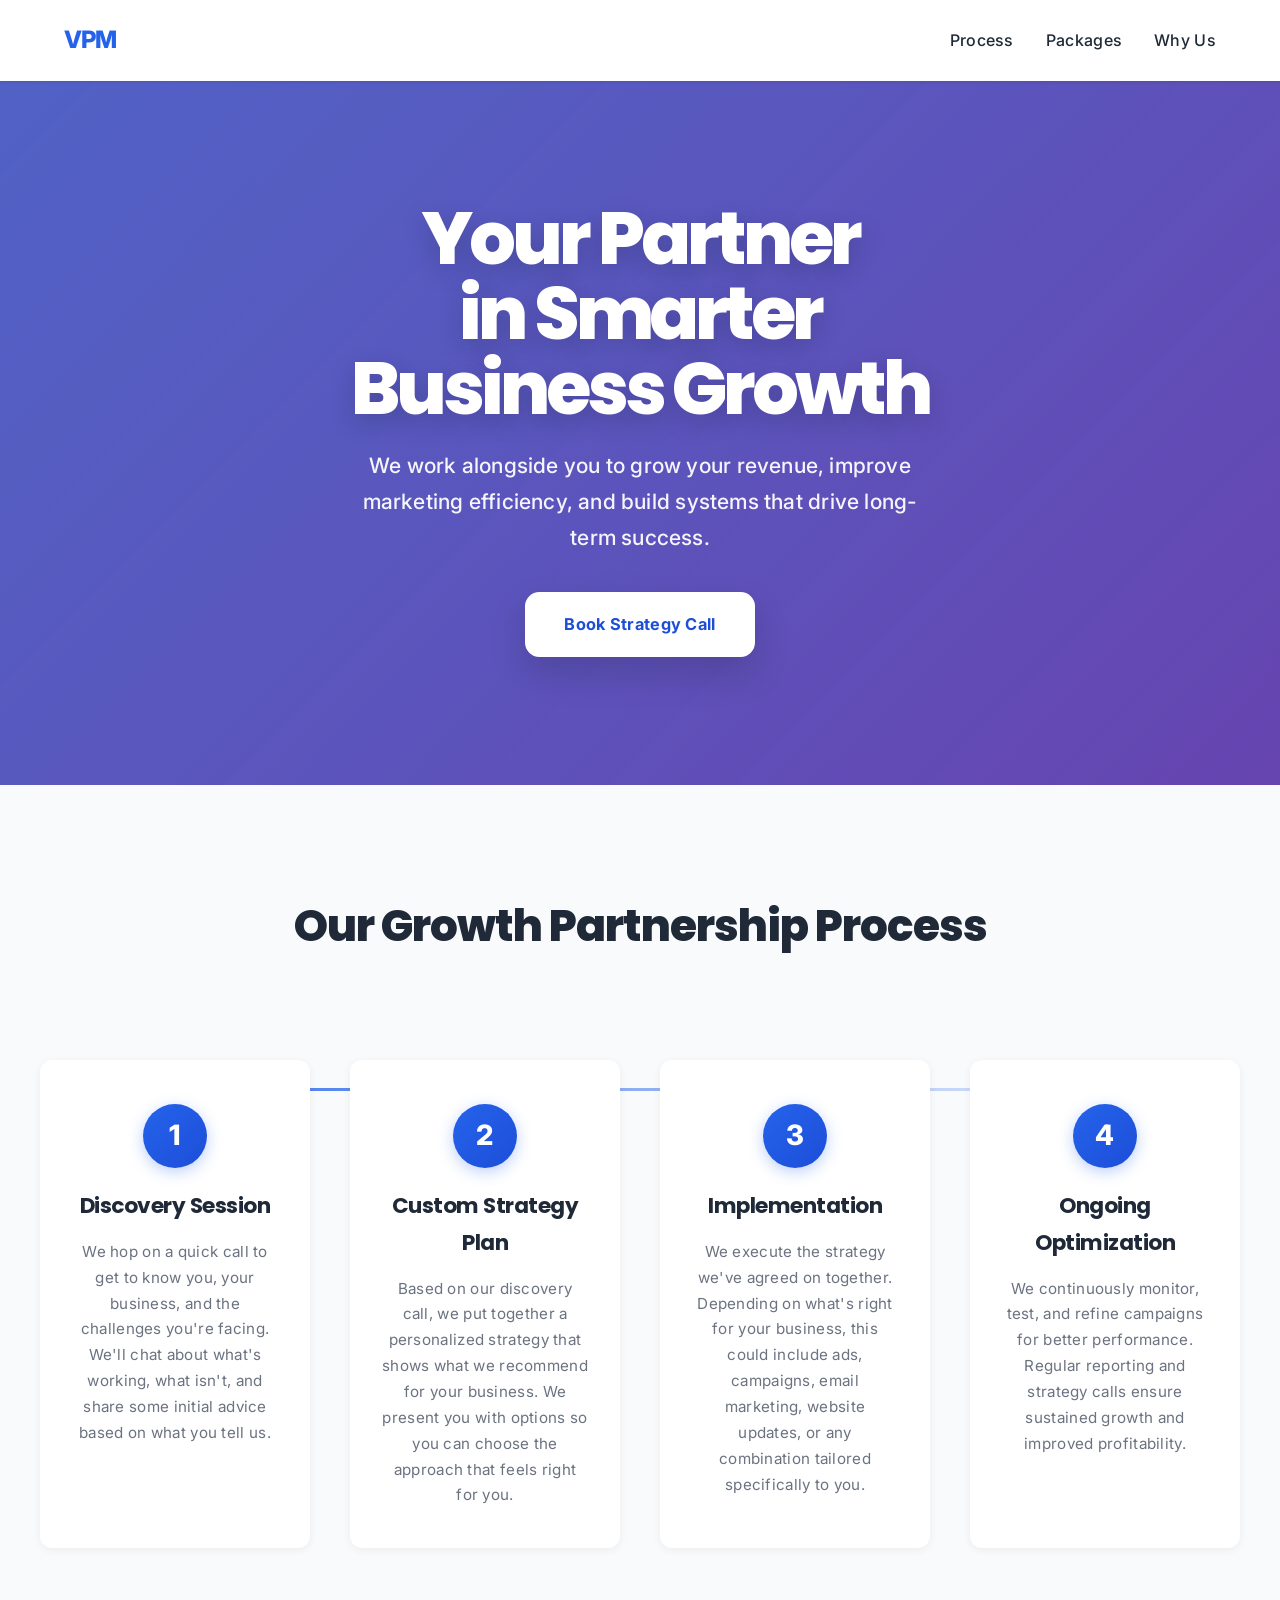
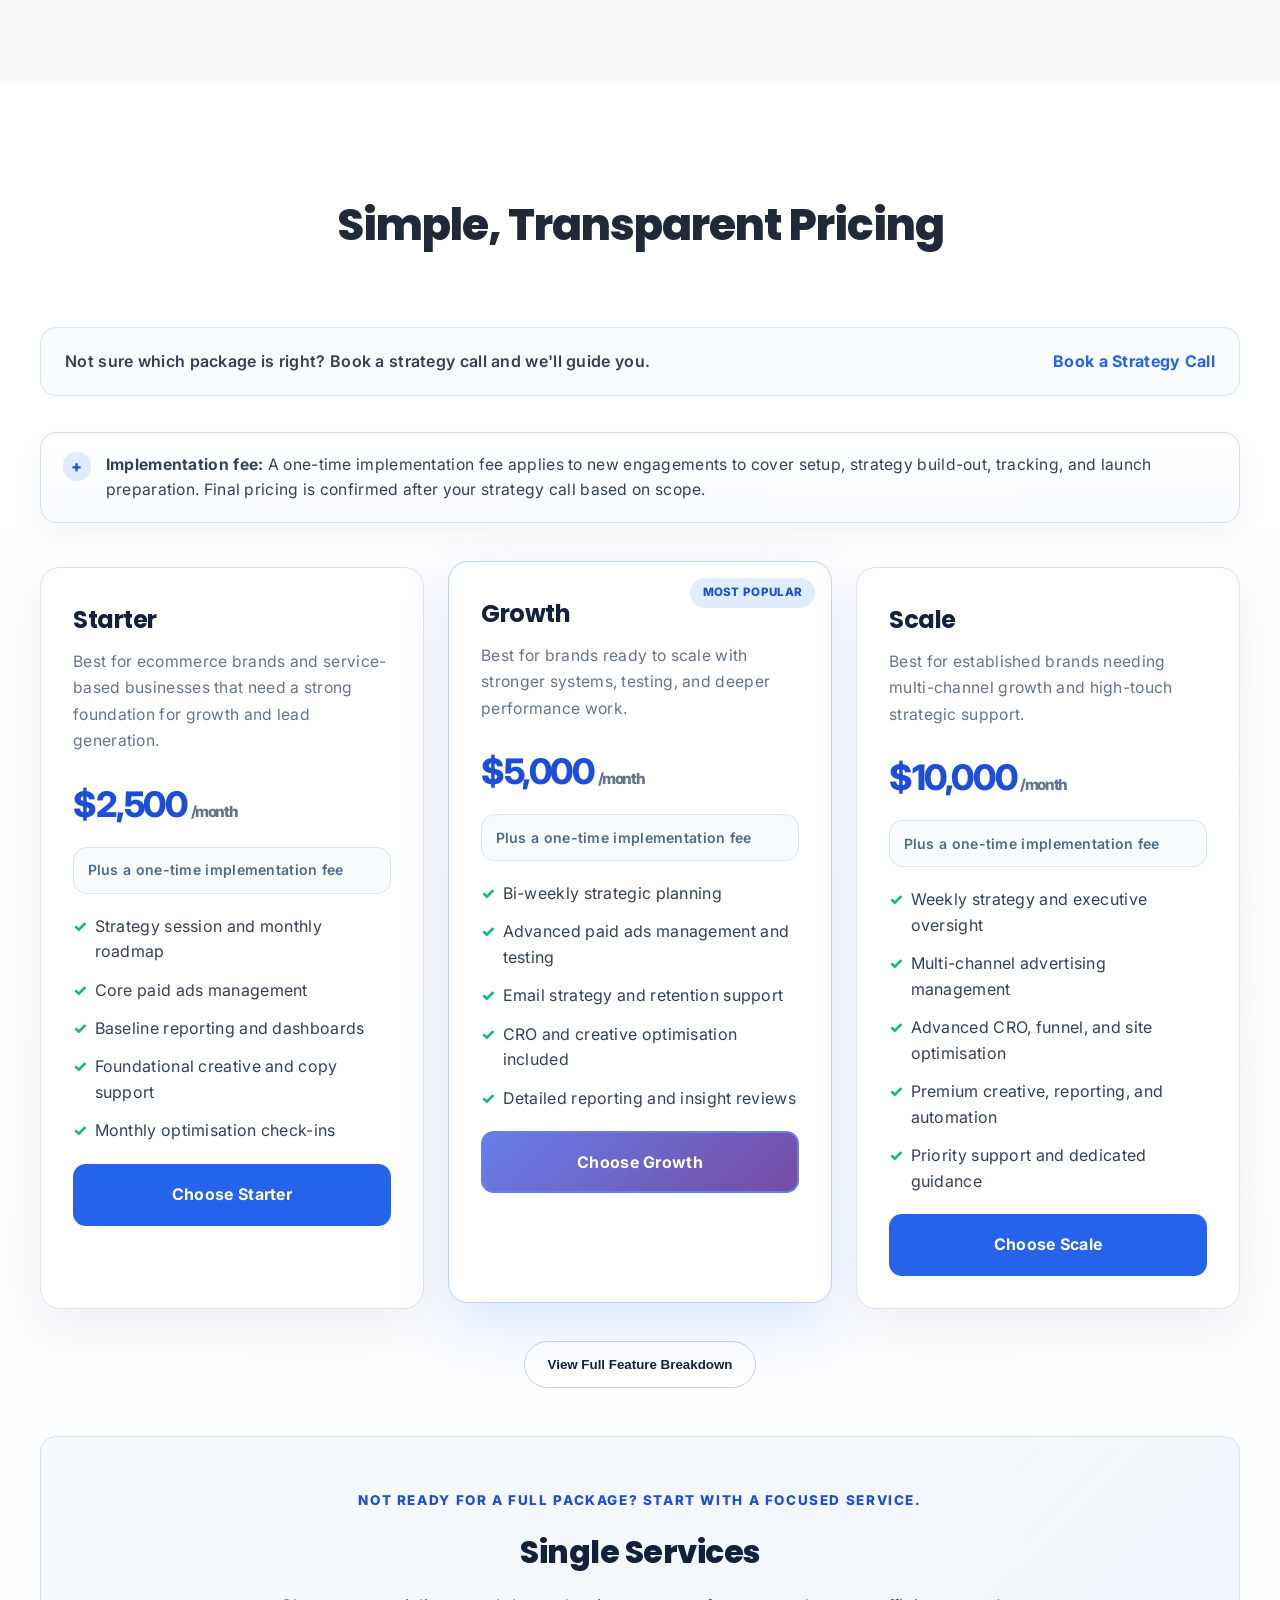
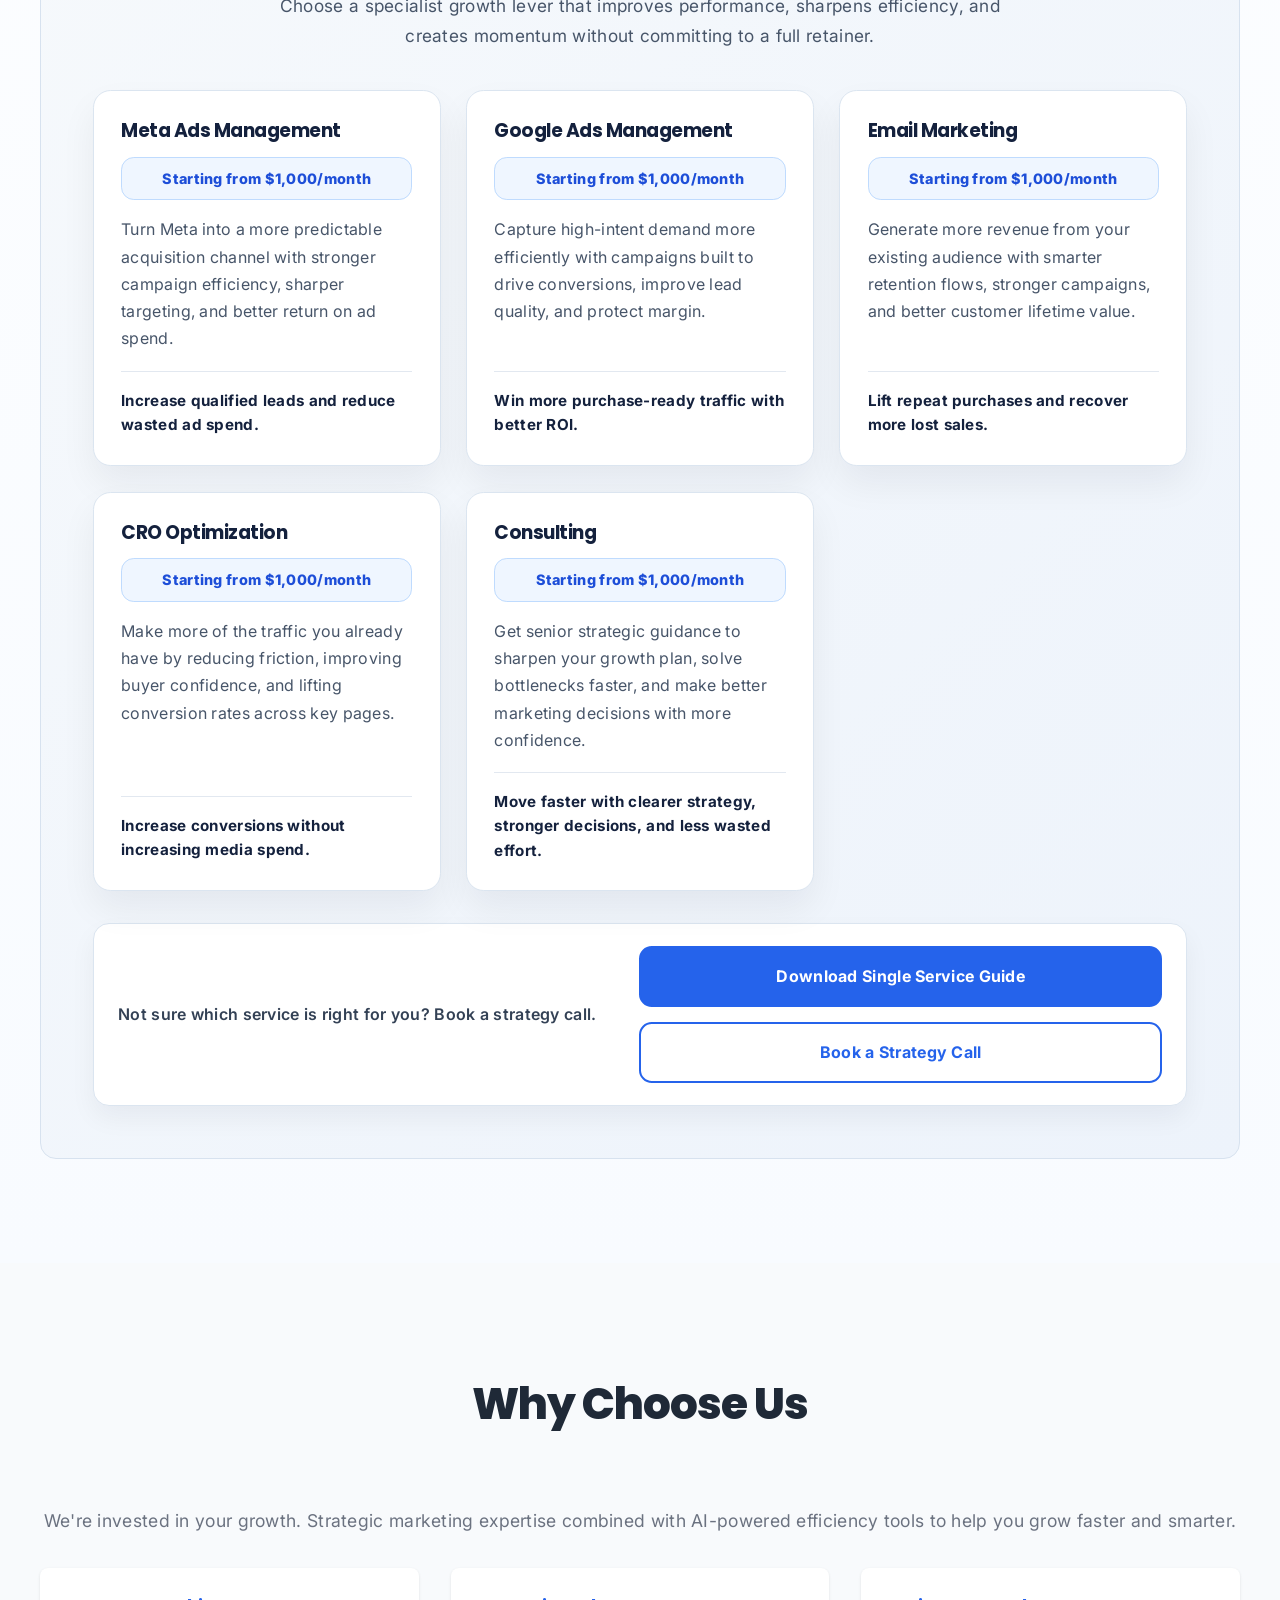
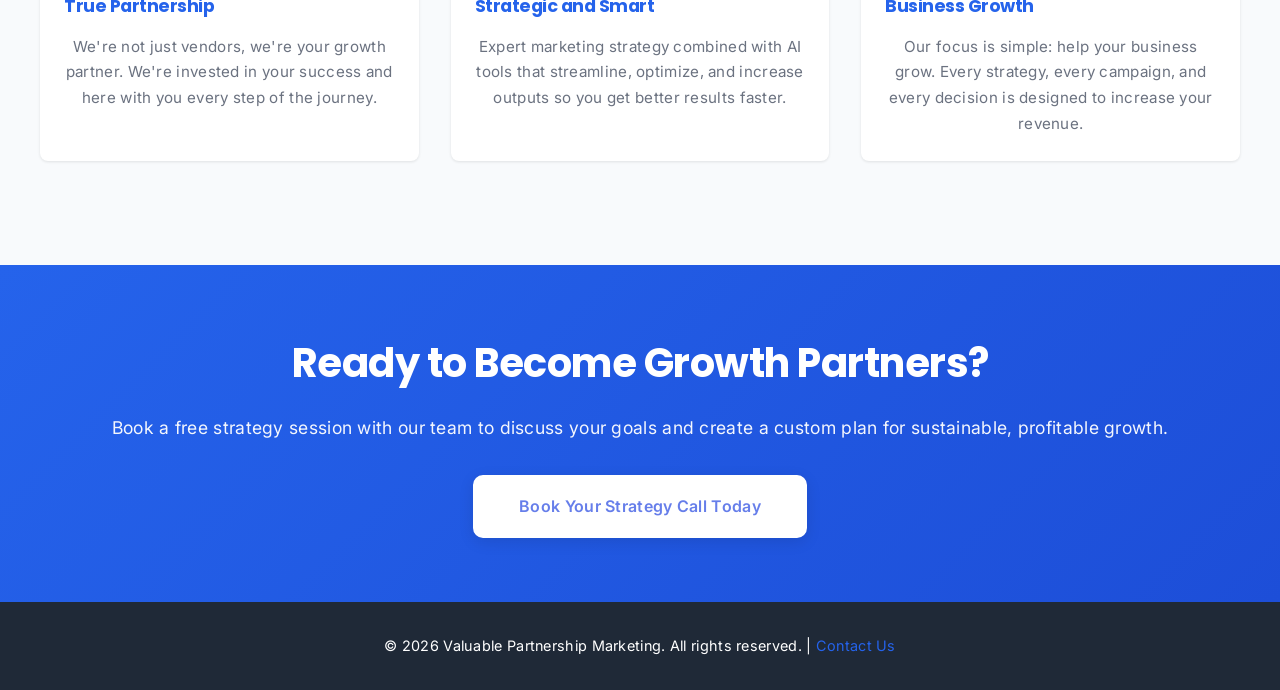
<file: index.html>
<!DOCTYPE html>
<html lang="en">
<head>
    <meta charset="UTF-8">
    <meta name="viewport" content="width=device-width, initial-scale=1.0">
    <title>Valuable Partnership Marketing - Growth Partner for Your Business</title>
    <link href="https://fonts.googleapis.com/css2?family=Inter:wght@400;500;600;700;800&family=Poppins:wght@600;700;800&display=swap" rel="stylesheet">
    <link rel="stylesheet" href="styles.css">
</head>
<body>
    <header>
        <nav>
            <div class="logo">VPM</div>
            <ul class="nav-links">
                <li><a href="#process">Process</a></li>
                <li><a href="#packages">Packages</a></li>
                <li><a href="#why">Why Us</a></li>
            </ul>
        </nav>
    </header>

    <section class="hero">
        <div class="hero-content">
            <h1 class="hero-title">Your Partner in Smarter Business Growth</h1>
            <p class="hero-subheadline">We work alongside you to grow your revenue, improve marketing efficiency, and build systems that drive long-term success.</p>
            <a href="#final-cta" class="cta-button hero-cta">Book Strategy Call</a>
        </div>
    </section>

    <section id="process" class="process">
        <div class="section-container">
            <h2 class="section-title">Our Growth Partnership Process</h2>
            <div class="process-grid">
                <div class="process-card">
                    <div class="process-number">1</div>
                    <h3>Discovery Session</h3>
                    <p>We hop on a quick call to get to know you, your business, and the challenges you're facing. We'll chat about what's working, what isn't, and share some initial advice based on what you tell us.</p>
                </div>
                <div class="process-card">
                    <div class="process-number">2</div>
                    <h3>Custom Strategy Plan</h3>
                    <p>Based on our discovery call, we put together a personalized strategy that shows what we recommend for your business. We present you with options so you can choose the approach that feels right for you.</p>
                </div>
                <div class="process-card">
                    <div class="process-number">3</div>
                    <h3>Implementation</h3>
                    <p>We execute the strategy we've agreed on together. Depending on what's right for your business, this could include ads, campaigns, email marketing, website updates, or any combination tailored specifically to you.</p>
                </div>
                <div class="process-card">
                    <div class="process-number">4</div>
                    <h3>Ongoing Optimization</h3>
                    <p>We continuously monitor, test, and refine campaigns for better performance. Regular reporting and strategy calls ensure sustained growth and improved profitability.</p>
                </div>
            </div>
        </div>
    </section>

    <section id="packages" class="packages">
        <div class="section-container">
            <h2 class="section-title">Simple, Transparent Pricing</h2>

            <div class="pricing-helper">
                <p>Not sure which package is right? Book a strategy call and we'll guide you.</p>
                <a href="#final-cta" class="pricing-helper-link">Book a Strategy Call</a>
            </div>

            <div class="implementation-note">
                <p><strong>Implementation fee:</strong> A one-time implementation fee applies to new engagements to cover setup, strategy build-out, tracking, and launch preparation. Final pricing is confirmed after your strategy call based on scope.</p>
            </div>

            <div class="pricing-overview">
                <article class="pricing-card">
                    <div class="pricing-card-header">
                        <h3>Starter</h3>
                        <p class="pricing-card-audience">Best for ecommerce brands and service-based businesses that need a strong foundation for growth and lead generation.</p>
                    </div>
                    <div class="pricing-card-price">$2,500<span>/month</span></div>
                    <p class="pricing-card-fee">Plus a one-time implementation fee</p>
                    <ul class="pricing-card-benefits">
                        <li>Strategy session and monthly roadmap</li>
                        <li>Core paid ads management</li>
                        <li>Baseline reporting and dashboards</li>
                        <li>Foundational creative and copy support</li>
                        <li>Monthly optimisation check-ins</li>
                    </ul>
                    <a href="#final-cta" class="package-cta">Choose Starter</a>
                </article>

                <article class="pricing-card pricing-card-featured">
                    <div class="pricing-badge">Most Popular</div>
                    <div class="pricing-card-header">
                        <h3>Growth</h3>
                        <p class="pricing-card-audience">Best for brands ready to scale with stronger systems, testing, and deeper performance work.</p>
                    </div>
                    <div class="pricing-card-price">$5,000<span>/month</span></div>
                    <p class="pricing-card-fee">Plus a one-time implementation fee</p>
                    <ul class="pricing-card-benefits">
                        <li>Bi-weekly strategic planning</li>
                        <li>Advanced paid ads management and testing</li>
                        <li>Email strategy and retention support</li>
                        <li>CRO and creative optimisation included</li>
                        <li>Detailed reporting and insight reviews</li>
                    </ul>
                    <a href="#final-cta" class="package-cta featured-cta">Choose Growth</a>
                </article>

                <article class="pricing-card">
                    <div class="pricing-card-header">
                        <h3>Scale</h3>
                        <p class="pricing-card-audience">Best for established brands needing multi-channel growth and high-touch strategic support.</p>
                    </div>
                    <div class="pricing-card-price">$10,000<span>/month</span></div>
                    <p class="pricing-card-fee">Plus a one-time implementation fee</p>
                    <ul class="pricing-card-benefits">
                        <li>Weekly strategy and executive oversight</li>
                        <li>Multi-channel advertising management</li>
                        <li>Advanced CRO, funnel, and site optimisation</li>
                        <li>Premium creative, reporting, and automation</li>
                        <li>Priority support and dedicated guidance</li>
                    </ul>
                    <a href="#final-cta" class="package-cta">Choose Scale</a>
                </article>
            </div>

            <div class="pricing-breakdown-toggle">
                <button type="button" class="breakdown-toggle-button" aria-expanded="false" aria-controls="pricing-breakdown">
                    View Full Feature Breakdown
                </button>
            </div>

            <div id="pricing-breakdown" class="pricing-breakdown" hidden>
                <div class="comparison-card">
                    <table class="comparison-table">
                        <thead>
                            <tr>
                                <th>Feature Breakdown</th>
                                <th>Starter</th>
                                <th>Growth</th>
                                <th>Scale</th>
                                <th>Custom</th>
                            </tr>
                        </thead>
                        <tbody>
                            <tr class="category-row">
                                <td colspan="5">Strategy</td>
                            </tr>
                            <tr>
                                <td><span class="feature-label">Discovery and planning</span><button type="button" class="info-dot" aria-label="Discovery and planning info" data-tooltip="Initial strategy workshop to align goals, priorities, offers, and channel focus.">i</button></td>
                                <td><span class="table-indicator table-check">✓</span></td>
                                <td><span class="table-indicator table-check">✓</span></td>
                                <td><span class="table-indicator table-check">✓</span></td>
                                <td><span class="table-indicator table-check">✓</span></td>
                            </tr>
                            <tr>
                                <td><span class="feature-label">Strategy cadence</span><button type="button" class="info-dot" aria-label="Strategy cadence info" data-tooltip="How often we meet to review performance, make decisions, and set the next actions.">i</button></td>
                                <td>Monthly</td>
                                <td>Bi-weekly</td>
                                <td>Weekly</td>
                                <td>Custom</td>
                            </tr>
                            <tr>
                                <td><span class="feature-label">Implementation fee</span><button type="button" class="info-dot" aria-label="Implementation fee info" data-tooltip="A one-time onboarding and implementation fee covering setup, strategy build-out, systems, tracking, and launch preparation.">i</button></td>
                                <td>One-time</td>
                                <td>One-time</td>
                                <td>One-time</td>
                                <td>Scope-based</td>
                            </tr>

                            <tr class="category-row">
                                <td colspan="5">Advertising</td>
                            </tr>
                            <tr>
                                <td><span class="feature-label">Meta or Google Ads</span><button type="button" class="info-dot" aria-label="Meta or Google Ads info" data-tooltip="Ongoing campaign management, optimisation, audience work, and budget allocation across paid media accounts.">i</button></td>
                                <td><span class="table-indicator table-check">✓</span></td>
                                <td><span class="table-indicator table-star">★</span> Advanced</td>
                                <td><span class="table-indicator table-star">★</span> Advanced</td>
                                <td>Custom</td>
                            </tr>
                            <tr>
                                <td><span class="feature-label">Multi-channel media</span><button type="button" class="info-dot" aria-label="Multi-channel media info" data-tooltip="Managing paid acquisition across multiple platforms such as Meta, Google, and other selected channels.">i</button></td>
                                <td><span class="table-indicator table-dash">-</span></td>
                                <td><span class="table-indicator table-dash">-</span></td>
                                <td><span class="table-indicator table-check">✓</span></td>
                                <td>Available</td>
                            </tr>
                            <tr>
                                <td><span class="feature-label">Creative and copy testing</span><button type="button" class="info-dot" aria-label="Creative and copy testing info" data-tooltip="Testing ad concepts, visuals, hooks, and messaging to improve click-through and conversion performance.">i</button></td>
                                <td>Core</td>
                                <td>Expanded</td>
                                <td>Premium</td>
                                <td>Custom</td>
                            </tr>

                            <tr class="category-row">
                                <td colspan="5">Optimization</td>
                            </tr>
                            <tr>
                                <td><span class="feature-label">CRO support</span><button type="button" class="info-dot" aria-label="CRO support info" data-tooltip="Conversion rate optimisation support to improve how efficiently traffic turns into leads or sales.">i</button></td>
                                <td>Audit</td>
                                <td><span class="table-indicator table-check">✓</span></td>
                                <td><span class="table-indicator table-star">★</span> Testing</td>
                                <td>Custom</td>
                            </tr>
                            <tr>
                                <td><span class="feature-label">Website or funnel improvements</span><button type="button" class="info-dot" aria-label="Website or funnel improvements info" data-tooltip="Landing page, funnel, and website updates designed to remove friction and improve conversion performance.">i</button></td>
                                <td><span class="table-indicator table-dash">-</span></td>
                                <td><span class="table-indicator table-check">✓</span></td>
                                <td>High-touch</td>
                                <td>Custom</td>
                            </tr>

                            <tr class="category-row">
                                <td colspan="5">Marketing Systems</td>
                            </tr>
                            <tr>
                                <td><span class="feature-label">Email marketing support</span><button type="button" class="info-dot" aria-label="Email marketing support info" data-tooltip="Campaign planning, automation guidance, and retention-focused email strategy for your customer base.">i</button></td>
                                <td>Basic</td>
                                <td>Strategy</td>
                                <td>Advanced</td>
                                <td>Custom</td>
                            </tr>
                            <tr>
                                <td><span class="feature-label">Reporting and dashboards</span><button type="button" class="info-dot" aria-label="Reporting and dashboards info" data-tooltip="Performance visibility through dashboards and reporting tailored to the level of package support.">i</button></td>
                                <td><span class="table-indicator table-check">✓</span></td>
                                <td><span class="table-indicator table-check">✓</span></td>
                                <td>Custom</td>
                                <td>Custom</td>
                            </tr>
                            <tr>
                                <td><span class="feature-label">Automation opportunities</span><button type="button" class="info-dot" aria-label="Automation opportunities info" data-tooltip="Identifying and implementing systems that reduce manual work and improve marketing efficiency.">i</button></td>
                                <td><span class="table-indicator table-check">✓</span></td>
                                <td><span class="table-indicator table-check">✓</span></td>
                                <td>Advanced</td>
                                <td>Custom</td>
                            </tr>

                            <tr class="category-row">
                                <td colspan="5">Support</td>
                            </tr>
                            <tr>
                                <td><span class="feature-label">Support level</span><button type="button" class="info-dot" aria-label="Support level info" data-tooltip="Your communication access and response priority based on the package you choose.">i</button></td>
                                <td>Email</td>
                                <td>Email + WhatsApp</td>
                                <td>Monthly call + WhatsApp</td>
                                <td>Custom</td>
                            </tr>
                        </tbody>
                    </table>
                </div>
            </div>

            <div class="single-services-section">
                <div class="single-services-header">
                    <p class="single-services-kicker">Not ready for a full package? Start with a focused service.</p>
                    <h3 class="services-title">Single Services</h3>
                    <p class="services-subtitle">Choose a specialist growth lever that improves performance, sharpens efficiency, and creates momentum without committing to a full retainer.</p>
                </div>

                <div class="single-services-grid">
                    <article class="single-service-card">
                        <div class="single-service-top">
                            <h4>Meta Ads Management</h4>
                            <span class="single-service-price">Starting from $1,000/month</span>
                        </div>
                        <p>Turn Meta into a more predictable acquisition channel with stronger campaign efficiency, sharper targeting, and better return on ad spend.</p>
                        <span class="single-service-benefit">Increase qualified leads and reduce wasted ad spend.</span>
                    </article>
                    <article class="single-service-card">
                        <div class="single-service-top">
                            <h4>Google Ads Management</h4>
                            <span class="single-service-price">Starting from $1,000/month</span>
                        </div>
                        <p>Capture high-intent demand more efficiently with campaigns built to drive conversions, improve lead quality, and protect margin.</p>
                        <span class="single-service-benefit">Win more purchase-ready traffic with better ROI.</span>
                    </article>
                    <article class="single-service-card">
                        <div class="single-service-top">
                            <h4>Email Marketing</h4>
                            <span class="single-service-price">Starting from $1,000/month</span>
                        </div>
                        <p>Generate more revenue from your existing audience with smarter retention flows, stronger campaigns, and better customer lifetime value.</p>
                        <span class="single-service-benefit">Lift repeat purchases and recover more lost sales.</span>
                    </article>
                    <article class="single-service-card">
                        <div class="single-service-top">
                            <h4>CRO Optimization</h4>
                            <span class="single-service-price">Starting from $1,000/month</span>
                        </div>
                        <p>Make more of the traffic you already have by reducing friction, improving buyer confidence, and lifting conversion rates across key pages.</p>
                        <span class="single-service-benefit">Increase conversions without increasing media spend.</span>
                    </article>
                    <article class="single-service-card">
                        <div class="single-service-top">
                            <h4>Consulting</h4>
                            <span class="single-service-price">Starting from $1,000/month</span>
                        </div>
                        <p>Get senior strategic guidance to sharpen your growth plan, solve bottlenecks faster, and make better marketing decisions with more confidence.</p>
                        <span class="single-service-benefit">Move faster with clearer strategy, stronger decisions, and less wasted effort.</span>
                    </article>
                </div>

                <div class="single-services-cta">
                    <p>Not sure which service is right for you? Book a strategy call.</p>
                    <div class="single-services-cta-actions">
                        <a href="service-guide.pdf" class="package-cta" target="_blank" rel="noopener noreferrer">Download Single Service Guide</a>
                        <a href="#final-cta" class="package-cta package-cta-secondary">Book a Strategy Call</a>
                    </div>
                </div>
            </div>
        </div>
    </section>

    <section id="why" class="why-choose-us">
        <div class="section-container">
            <h2 class="section-title">Why Choose Us</h2>
            <p>We're invested in your growth. Strategic marketing expertise combined with AI-powered efficiency tools to help you grow faster and smarter.</p>
            <div class="benefits-list">
                <div class="benefit-item">
                    <h4>True Partnership</h4>
                    <p>We're not just vendors, we're your growth partner. We're invested in your success and here with you every step of the journey.</p>
                </div>
                <div class="benefit-item">
                    <h4>Strategic and Smart</h4>
                    <p>Expert marketing strategy combined with AI tools that streamline, optimize, and increase outputs so you get better results faster.</p>
                </div>
                <div class="benefit-item">
                    <h4>Business Growth</h4>
                    <p>Our focus is simple: help your business grow. Every strategy, every campaign, and every decision is designed to increase your revenue.</p>
                </div>
            </div>
        </div>
    </section>

    <section id="final-cta" class="final-cta">
        <div class="section-container">
            <h2>Ready to Become Growth Partners?</h2>
            <p>Book a free strategy session with our team to discuss your goals and create a custom plan for sustainable, profitable growth.</p>
            <a href="mailto:hello@valuablepartnershipmarketing.com" class="cta-button">Book Your Strategy Call Today</a>
        </div>
    </section>

    <footer>
        <p>&copy; 2026 Valuable Partnership Marketing. All rights reserved. | <a href="mailto:hello@valuablepartnershipmarketing.com">Contact Us</a></p>
    </footer>

    <!-- Publish trigger: 2026-03-17 -->
    <script src="script.js"></script>
</body>
</html>
</file>
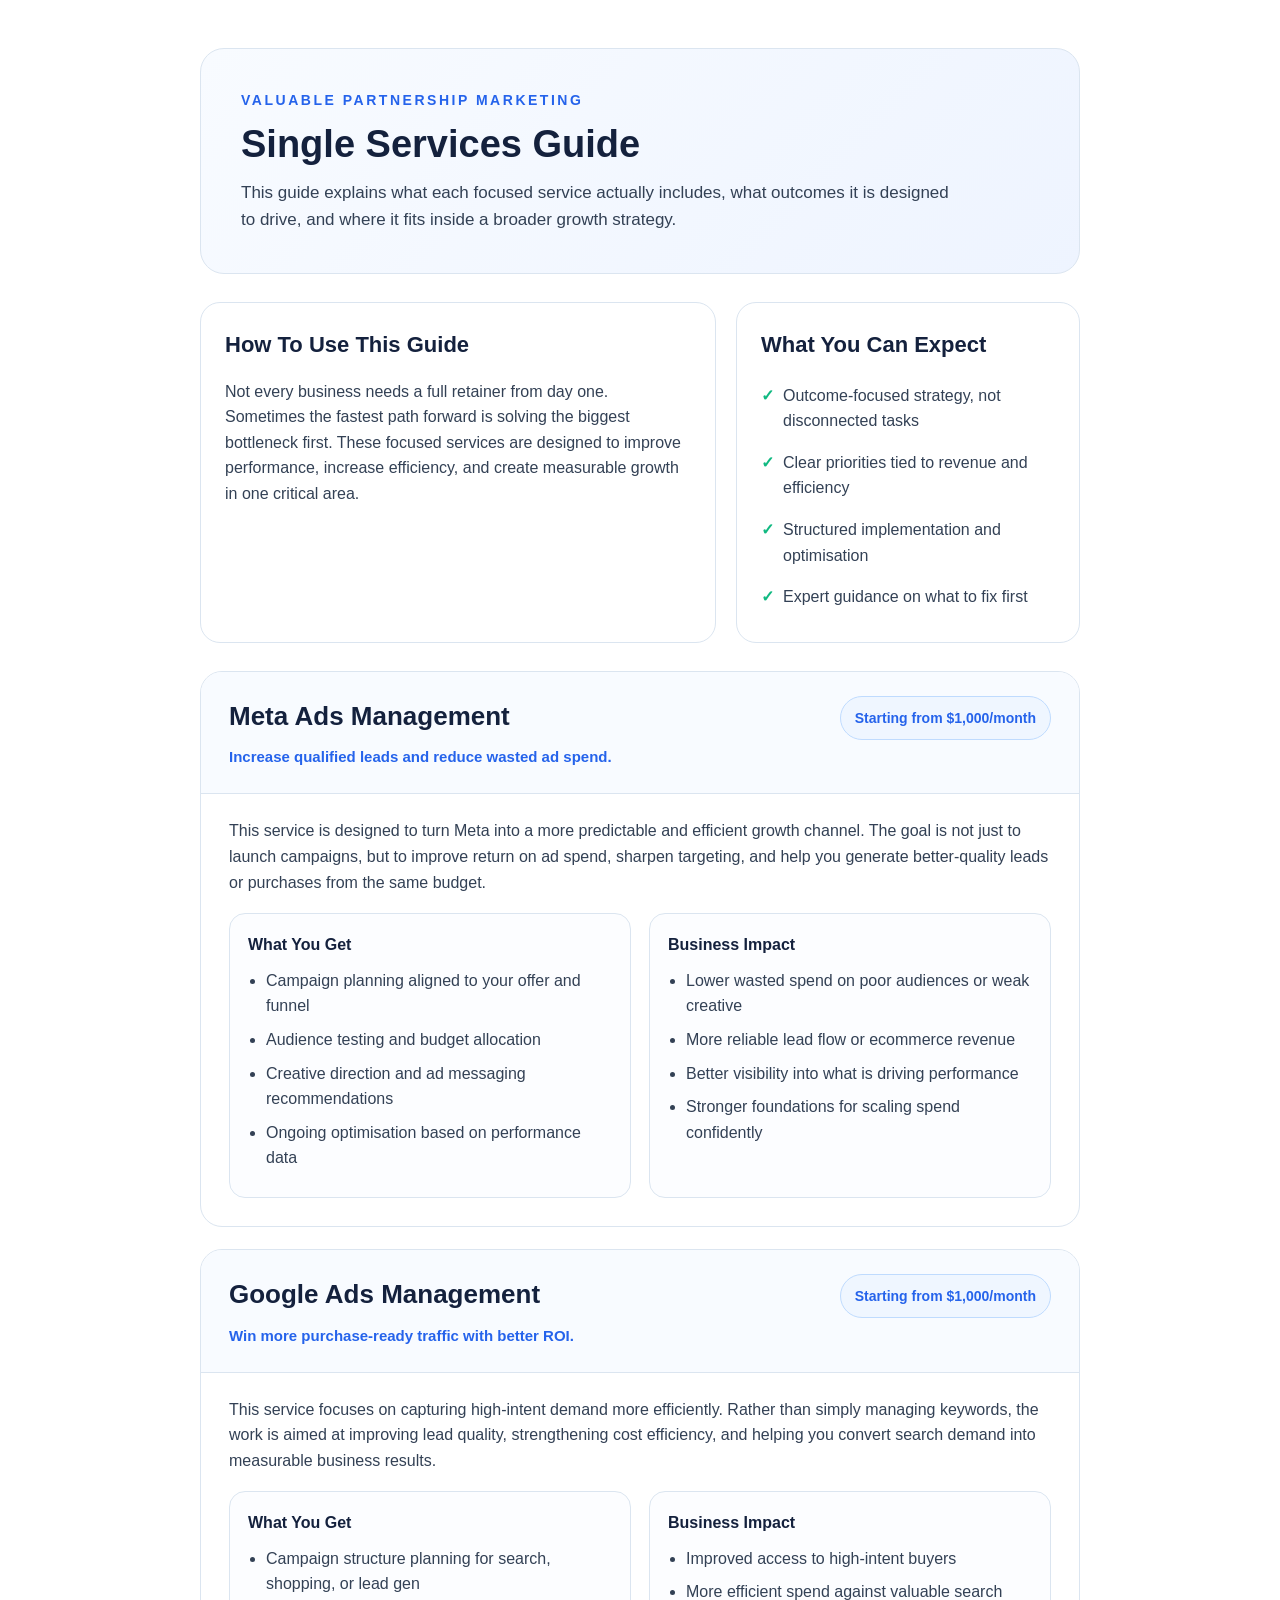
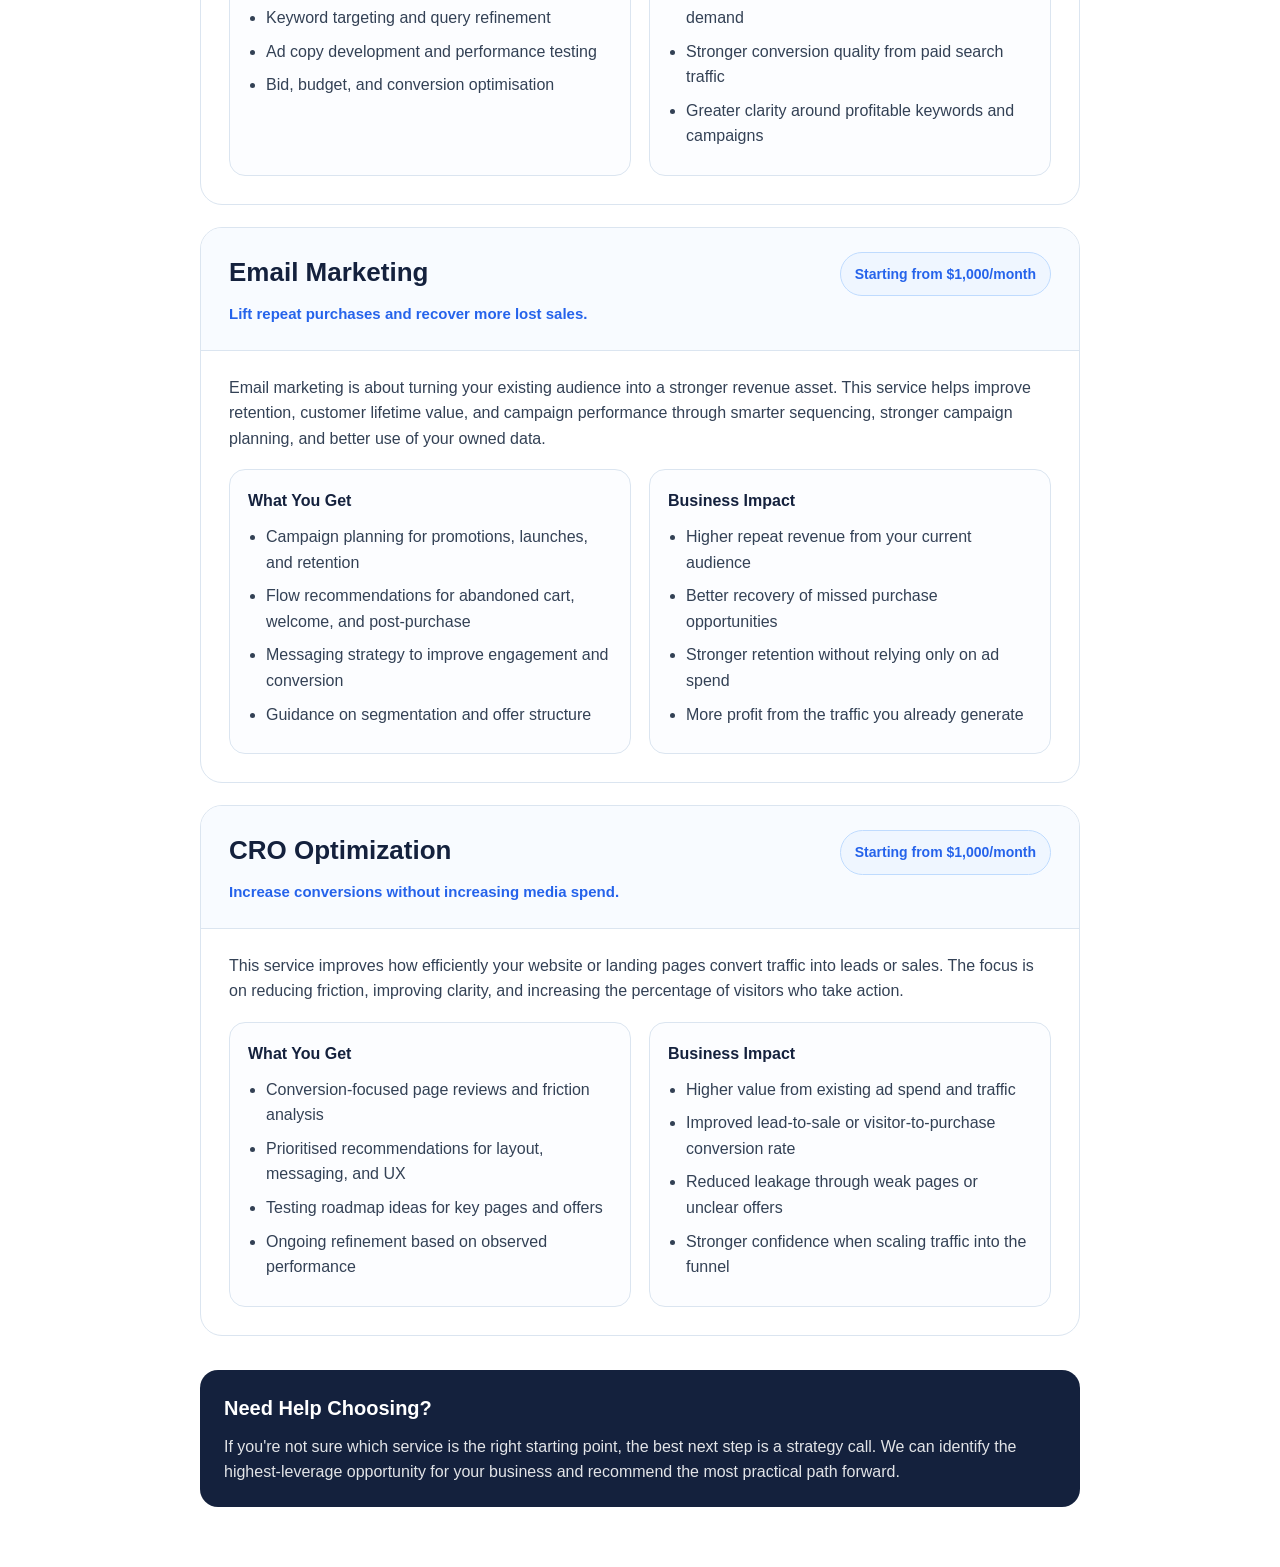
<file: service-guide.html>
<!DOCTYPE html>
<html lang="en">
<head>
    <meta charset="UTF-8">
    <meta name="viewport" content="width=device-width, initial-scale=1.0">
    <title>VPM Single Services Guide</title>
    <style>
        * {
            box-sizing: border-box;
        }

        :root {
            --navy: #14213d;
            --blue: #2563eb;
            --blue-soft: #eff6ff;
            --text: #334155;
            --muted: #64748b;
            --border: #dbe5f0;
            --bg: #f8fbff;
            --success: #10b981;
        }

        body {
            margin: 0;
            font-family: Arial, Helvetica, sans-serif;
            color: var(--text);
            background: white;
            line-height: 1.6;
        }

        .page {
            max-width: 960px;
            margin: 0 auto;
            padding: 48px 40px 60px;
        }

        .hero {
            padding: 40px;
            border: 1px solid var(--border);
            border-radius: 24px;
            background: linear-gradient(135deg, #f8fbff 0%, #eef4ff 100%);
            margin-bottom: 28px;
        }

        .brand {
            font-size: 14px;
            font-weight: 700;
            letter-spacing: 0.18em;
            text-transform: uppercase;
            color: var(--blue);
            margin-bottom: 12px;
        }

        h1 {
            margin: 0 0 12px;
            color: var(--navy);
            font-size: 38px;
            line-height: 1.15;
        }

        .hero p {
            margin: 0;
            font-size: 17px;
            color: var(--text);
            max-width: 720px;
        }

        .intro-grid {
            display: grid;
            grid-template-columns: 1.2fr 0.8fr;
            gap: 20px;
            margin-bottom: 28px;
        }

        .intro-card,
        .summary-card {
            border: 1px solid var(--border);
            border-radius: 20px;
            padding: 24px;
            background: white;
        }

        .intro-card h2,
        .summary-card h2 {
            margin: 0 0 12px;
            color: var(--navy);
            font-size: 22px;
        }

        .summary-list {
            margin: 0;
            padding: 0;
            list-style: none;
        }

        .summary-list li {
            padding: 8px 0 8px 22px;
            position: relative;
        }

        .summary-list li::before {
            content: "✓";
            position: absolute;
            left: 0;
            color: var(--success);
            font-weight: 700;
        }

        .service-section {
            margin-bottom: 22px;
            border: 1px solid var(--border);
            border-radius: 22px;
            overflow: hidden;
            background: white;
        }

        .service-header {
            display: flex;
            justify-content: space-between;
            align-items: flex-start;
            gap: 20px;
            padding: 24px 28px;
            background: var(--bg);
            border-bottom: 1px solid var(--border);
        }

        .service-title-block h3 {
            margin: 0 0 8px;
            color: var(--navy);
            font-size: 26px;
        }

        .service-benefit {
            margin: 0;
            color: var(--blue);
            font-weight: 700;
            font-size: 15px;
        }

        .service-price {
            flex-shrink: 0;
            padding: 10px 14px;
            border-radius: 999px;
            border: 1px solid #bfdbfe;
            background: var(--blue-soft);
            color: var(--blue);
            font-weight: 700;
            font-size: 14px;
            text-align: center;
        }

        .service-body {
            padding: 24px 28px 28px;
        }

        .service-body p {
            margin-top: 0;
        }

        .detail-grid {
            display: grid;
            grid-template-columns: 1fr 1fr;
            gap: 18px;
            margin-top: 18px;
        }

        .detail-card {
            padding: 18px;
            border: 1px solid var(--border);
            border-radius: 16px;
            background: #fcfdff;
        }

        .detail-card h4 {
            margin: 0 0 10px;
            color: var(--navy);
            font-size: 16px;
        }

        .detail-card ul {
            margin: 0;
            padding-left: 18px;
        }

        .detail-card li {
            margin-bottom: 8px;
        }

        .footer-note {
            margin-top: 34px;
            padding: 22px 24px;
            border-radius: 18px;
            background: #14213d;
            color: white;
        }

        .footer-note h3 {
            margin: 0 0 10px;
            font-size: 20px;
        }

        .footer-note p {
            margin: 0;
            color: rgba(255, 255, 255, 0.88);
        }

        @media print {
            .page {
                padding: 24px;
            }
        }
    </style>
</head>
<body>
    <main class="page">
        <section class="hero">
            <div class="brand">Valuable Partnership Marketing</div>
            <h1>Single Services Guide</h1>
            <p>This guide explains what each focused service actually includes, what outcomes it is designed to drive, and where it fits inside a broader growth strategy.</p>
        </section>

        <section class="intro-grid">
            <div class="intro-card">
                <h2>How To Use This Guide</h2>
                <p>Not every business needs a full retainer from day one. Sometimes the fastest path forward is solving the biggest bottleneck first. These focused services are designed to improve performance, increase efficiency, and create measurable growth in one critical area.</p>
            </div>
            <div class="summary-card">
                <h2>What You Can Expect</h2>
                <ul class="summary-list">
                    <li>Outcome-focused strategy, not disconnected tasks</li>
                    <li>Clear priorities tied to revenue and efficiency</li>
                    <li>Structured implementation and optimisation</li>
                    <li>Expert guidance on what to fix first</li>
                </ul>
            </div>
        </section>

        <section class="service-section">
            <div class="service-header">
                <div class="service-title-block">
                    <h3>Meta Ads Management</h3>
                    <p class="service-benefit">Increase qualified leads and reduce wasted ad spend.</p>
                </div>
                <div class="service-price">Starting from $1,000/month</div>
            </div>
            <div class="service-body">
                <p>This service is designed to turn Meta into a more predictable and efficient growth channel. The goal is not just to launch campaigns, but to improve return on ad spend, sharpen targeting, and help you generate better-quality leads or purchases from the same budget.</p>
                <div class="detail-grid">
                    <div class="detail-card">
                        <h4>What You Get</h4>
                        <ul>
                            <li>Campaign planning aligned to your offer and funnel</li>
                            <li>Audience testing and budget allocation</li>
                            <li>Creative direction and ad messaging recommendations</li>
                            <li>Ongoing optimisation based on performance data</li>
                        </ul>
                    </div>
                    <div class="detail-card">
                        <h4>Business Impact</h4>
                        <ul>
                            <li>Lower wasted spend on poor audiences or weak creative</li>
                            <li>More reliable lead flow or ecommerce revenue</li>
                            <li>Better visibility into what is driving performance</li>
                            <li>Stronger foundations for scaling spend confidently</li>
                        </ul>
                    </div>
                </div>
            </div>
        </section>

        <section class="service-section">
            <div class="service-header">
                <div class="service-title-block">
                    <h3>Google Ads Management</h3>
                    <p class="service-benefit">Win more purchase-ready traffic with better ROI.</p>
                </div>
                <div class="service-price">Starting from $1,000/month</div>
            </div>
            <div class="service-body">
                <p>This service focuses on capturing high-intent demand more efficiently. Rather than simply managing keywords, the work is aimed at improving lead quality, strengthening cost efficiency, and helping you convert search demand into measurable business results.</p>
                <div class="detail-grid">
                    <div class="detail-card">
                        <h4>What You Get</h4>
                        <ul>
                            <li>Campaign structure planning for search, shopping, or lead gen</li>
                            <li>Keyword targeting and query refinement</li>
                            <li>Ad copy development and performance testing</li>
                            <li>Bid, budget, and conversion optimisation</li>
                        </ul>
                    </div>
                    <div class="detail-card">
                        <h4>Business Impact</h4>
                        <ul>
                            <li>Improved access to high-intent buyers</li>
                            <li>More efficient spend against valuable search demand</li>
                            <li>Stronger conversion quality from paid search traffic</li>
                            <li>Greater clarity around profitable keywords and campaigns</li>
                        </ul>
                    </div>
                </div>
            </div>
        </section>

        <section class="service-section">
            <div class="service-header">
                <div class="service-title-block">
                    <h3>Email Marketing</h3>
                    <p class="service-benefit">Lift repeat purchases and recover more lost sales.</p>
                </div>
                <div class="service-price">Starting from $1,000/month</div>
            </div>
            <div class="service-body">
                <p>Email marketing is about turning your existing audience into a stronger revenue asset. This service helps improve retention, customer lifetime value, and campaign performance through smarter sequencing, stronger campaign planning, and better use of your owned data.</p>
                <div class="detail-grid">
                    <div class="detail-card">
                        <h4>What You Get</h4>
                        <ul>
                            <li>Campaign planning for promotions, launches, and retention</li>
                            <li>Flow recommendations for abandoned cart, welcome, and post-purchase</li>
                            <li>Messaging strategy to improve engagement and conversion</li>
                            <li>Guidance on segmentation and offer structure</li>
                        </ul>
                    </div>
                    <div class="detail-card">
                        <h4>Business Impact</h4>
                        <ul>
                            <li>Higher repeat revenue from your current audience</li>
                            <li>Better recovery of missed purchase opportunities</li>
                            <li>Stronger retention without relying only on ad spend</li>
                            <li>More profit from the traffic you already generate</li>
                        </ul>
                    </div>
                </div>
            </div>
        </section>

        <section class="service-section">
            <div class="service-header">
                <div class="service-title-block">
                    <h3>CRO Optimization</h3>
                    <p class="service-benefit">Increase conversions without increasing media spend.</p>
                </div>
                <div class="service-price">Starting from $1,000/month</div>
            </div>
            <div class="service-body">
                <p>This service improves how efficiently your website or landing pages convert traffic into leads or sales. The focus is on reducing friction, improving clarity, and increasing the percentage of visitors who take action.</p>
                <div class="detail-grid">
                    <div class="detail-card">
                        <h4>What You Get</h4>
                        <ul>
                            <li>Conversion-focused page reviews and friction analysis</li>
                            <li>Prioritised recommendations for layout, messaging, and UX</li>
                            <li>Testing roadmap ideas for key pages and offers</li>
                            <li>Ongoing refinement based on observed performance</li>
                        </ul>
                    </div>
                    <div class="detail-card">
                        <h4>Business Impact</h4>
                        <ul>
                            <li>Higher value from existing ad spend and traffic</li>
                            <li>Improved lead-to-sale or visitor-to-purchase conversion rate</li>
                            <li>Reduced leakage through weak pages or unclear offers</li>
                            <li>Stronger confidence when scaling traffic into the funnel</li>
                        </ul>
                    </div>
                </div>
            </div>
        </section>

        <section class="footer-note">
            <h3>Need Help Choosing?</h3>
            <p>If you're not sure which service is the right starting point, the best next step is a strategy call. We can identify the highest-leverage opportunity for your business and recommend the most practical path forward.</p>
        </section>
    </main>
</body>
</html>
</file>
<file: styles.css>
* {
    margin: 0;
    padding: 0;
    box-sizing: border-box;
}

:root {
    --primary-color: #2563eb;
    --primary-dark: #1d4ed8;
    --primary-light: #dbeafe;
    --secondary-color: #f8fafc;
    --text-dark: #1f2937;
    --text-light: #6b7280;
    --border-color: #e5e7eb;
    --success-color: #10b981;
}

html {
    scroll-behavior: smooth;
}

body {
    font-family: 'Inter', -apple-system, BlinkMacSystemFont, 'Segoe UI', Roboto, 'Helvetica Neue', Arial, sans-serif;
    color: var(--text-dark);
    line-height: 1.7;
    background-color: #ffffff;
    letter-spacing: 0.3px;
}

h1, h2, h3, h4, h5, h6 {
    font-family: 'Poppins', -apple-system, BlinkMacSystemFont, 'Segoe UI', Roboto, sans-serif;
    font-weight: 700;
    letter-spacing: -0.5px;
}

/* Header & Navigation */
header {
    background-color: #ffffff;
    box-shadow: 0 1px 3px rgba(0, 0, 0, 0.1);
    position: sticky;
    top: 0;
    z-index: 100;
}

nav {
    max-width: 1200px;
    margin: 0 auto;
    padding: 1.25rem 1.5rem;
    display: flex;
    justify-content: space-between;
    align-items: center;
}

.logo {
    font-size: 1.5rem;
    font-weight: 800;
    color: var(--primary-color);
    letter-spacing: -1px;
}

.nav-links {
    display: flex;
    gap: 2rem;
    list-style: none;
}

.nav-links a {
    text-decoration: none;
    color: var(--text-dark);
    font-weight: 500;
    transition: color 0.3s ease;
}

.nav-links a:hover {
    color: var(--primary-color);
}

/* Hero Section */
.hero {
    background:
        linear-gradient(135deg, rgba(17, 24, 39, 0.18) 0%, rgba(17, 24, 39, 0.06) 100%),
        linear-gradient(135deg, #5f72e8 0%, #6c47b8 100%);
    color: white;
    padding: 7.5rem 1.5rem 8rem;
    text-align: center;
}

.hero-content {
    max-width: 760px;
    margin: 0 auto;
}

.hero-title {
    max-width: 13ch;
    margin: 0 auto 1.4rem;
    font-size: clamp(3rem, 6vw, 4.6rem);
    font-weight: 800;
    line-height: 1.02;
    letter-spacing: -0.055em;
    text-wrap: balance;
    text-shadow: 0 8px 24px rgba(17, 24, 39, 0.2);
}

.hero-subheadline {
    max-width: 620px;
    margin: 0 auto 2.25rem;
    font-size: clamp(1.08rem, 2vw, 1.32rem);
    font-weight: 500;
    color: rgba(255, 255, 255, 0.94);
    line-height: 1.7;
    letter-spacing: 0.01em;
    text-wrap: pretty;
}

.cta-button {
    display: inline-block;
    padding: 1rem 2.75rem;
    background-color: white;
    color: #667eea;
    text-decoration: none;
    border-radius: 0.625rem;
    font-weight: 600;
    font-size: 1rem;
    transition: all 0.3s cubic-bezier(0.4, 0, 0.2, 1);
    border: 2px solid white;
    cursor: pointer;
    margin: 0 0.5rem;
    box-shadow: 0 4px 15px rgba(0, 0, 0, 0.1);
    letter-spacing: 0.3px;
}

.hero-cta {
    min-width: 230px;
    padding: 1.05rem 2.2rem;
    border-radius: 0.9rem;
    font-size: 1.02rem;
    font-weight: 700;
    color: #1d4ed8;
    box-shadow: 0 16px 34px rgba(17, 24, 39, 0.18);
}

.cta-button:hover {
    background-color: transparent;
    color: white;
    transform: translateY(-2px);
    box-shadow: 0 8px 25px rgba(0, 0, 0, 0.2);
}

.cta-button:active {
    transform: translateY(0);
}

.cta-button.outline {
    background-color: transparent;
    color: white;
    border-color: white;
}

.cta-button.outline:hover {
    background-color: white;
    color: #667eea;
    transform: translateY(-2px);
}

/* Sections */
section {
    padding: 6.5rem 1.5rem;
}

.section-container {
    max-width: 1200px;
    margin: 0 auto;
}

.section-title {
    font-size: 2.75rem;
    font-weight: 800;
    margin-bottom: 4rem;
    text-align: center;
    color: var(--text-dark);
    letter-spacing: -1px;
}

/* Process Section */
.process {
    background-color: var(--secondary-color);
}

.process-grid {
    display: grid;
    grid-template-columns: repeat(auto-fit, minmax(260px, 1fr));
    gap: 2.5rem;
    position: relative;
    padding: 2rem 0;
}

.process-grid::before {
    content: '';
    position: absolute;
    top: 60px;
    left: 0;
    right: 0;
    height: 3px;
    background: linear-gradient(90deg, var(--primary-color), transparent);
    display: none;
}

@media (min-width: 769px) {
    .process-grid::before {
        display: block;
    }
}

.process-card {
    background: white;
    padding: 2.5rem 2rem;
    border-radius: 0.75rem;
    box-shadow: 0 2px 8px rgba(0, 0, 0, 0.06);
    text-align: center;
    transition: all 0.4s cubic-bezier(0.4, 0, 0.2, 1);
    position: relative;
    border-top: 4px solid transparent;
}

.process-card:hover {
    transform: translateY(-8px);
    box-shadow: 0 16px 40px rgba(0, 0, 0, 0.12);
    border-top-color: var(--primary-color);
}

.process-number {
    display: inline-flex;
    align-items: center;
    justify-content: center;
    width: 4rem;
    height: 4rem;
    background: linear-gradient(135deg, var(--primary-color), #1d4ed8);
    color: white;
    border-radius: 50%;
    font-size: 1.75rem;
    font-weight: 800;
    margin-bottom: 1.25rem;
    box-shadow: 0 4px 15px rgba(37, 99, 235, 0.3);
}

.process-card:hover .process-number {
    transform: scale(1.1);
    box-shadow: 0 6px 25px rgba(37, 99, 235, 0.4);
}

.process-card h3 {
    font-size: 1.35rem;
    margin-bottom: 0.875rem;
    color: var(--text-dark);
    letter-spacing: -0.5px;
}

.process-card p {
    color: var(--text-light);
    font-size: 0.95rem;
    line-height: 1.7;
}

/* Packages Section */
.packages {
    background: linear-gradient(180deg, #ffffff 0%, #f8fbff 100%);
}

.pricing-helper {
    display: flex;
    align-items: center;
    justify-content: space-between;
    gap: 1.5rem;
    padding: 1.25rem 1.5rem;
    margin-bottom: 2.25rem;
    background: #f8fbff;
    border: 1px solid #d9e6f5;
    border-radius: 1rem;
}

.pricing-helper p {
    color: #334155;
    font-size: 1rem;
    font-weight: 600;
}

.pricing-helper-link {
    color: var(--primary-color);
    text-decoration: none;
    font-weight: 700;
    white-space: nowrap;
}

.implementation-note {
    display: flex;
    align-items: flex-start;
    gap: 0.9rem;
    padding: 1.15rem 1.35rem;
    margin-bottom: 2.75rem;
    background: linear-gradient(180deg, #ffffff 0%, #f8fbff 100%);
    border: 1px solid #cfe0f5;
    border-radius: 1rem;
    box-shadow: 0 14px 34px rgba(15, 23, 42, 0.04);
}

.implementation-note::before {
    content: "+";
    flex-shrink: 0;
    display: inline-flex;
    align-items: center;
    justify-content: center;
    width: 1.8rem;
    height: 1.8rem;
    margin-top: 0.05rem;
    border-radius: 999px;
    background: #e0ecff;
    color: #1d4ed8;
    font-size: 1rem;
    font-weight: 800;
}

.implementation-note p {
    color: #334155;
    font-size: 0.98rem;
    line-height: 1.65;
}

.pricing-overview {
    display: grid;
    grid-template-columns: repeat(3, minmax(0, 1fr));
    gap: 1.5rem;
    margin-bottom: 2rem;
}

.pricing-card {
    position: relative;
    display: flex;
    flex-direction: column;
    gap: 1.25rem;
    padding: 2rem;
    background: white;
    border: 1px solid #dbe5f0;
    border-radius: 1.25rem;
    box-shadow: 0 18px 45px rgba(15, 23, 42, 0.06);
}

.pricing-card-featured {
    border-color: #bcd2ff;
    box-shadow: 0 24px 55px rgba(37, 99, 235, 0.14);
    transform: translateY(-6px);
}

.pricing-badge {
    position: absolute;
    top: 1rem;
    right: 1rem;
    padding: 0.35rem 0.8rem;
    border-radius: 999px;
    background: #e0ecff;
    color: #1d4ed8;
    font-size: 0.72rem;
    font-weight: 800;
    text-transform: uppercase;
}

.pricing-card-header h3 {
    font-size: 1.5rem;
    color: #14213d;
    margin-bottom: 0.5rem;
}

.pricing-card-audience {
    color: #64748b;
    font-size: 0.98rem;
    line-height: 1.7;
}

.pricing-card-price {
    font-size: 2.2rem;
    font-weight: 800;
    color: #1d4ed8;
    letter-spacing: -0.04em;
}

.pricing-card-price span {
    font-size: 0.95rem;
    color: #64748b;
    margin-left: 0.25rem;
}

.pricing-card-fee {
    margin-top: -0.5rem;
    padding: 0.65rem 0.85rem;
    border-radius: 0.85rem;
    background: #f8fbff;
    border: 1px solid #dbe5f0;
    color: #4f6b8b;
    font-size: 0.88rem;
    font-weight: 600;
}

.pricing-card-benefits {
    display: grid;
    gap: 0.8rem;
    list-style: none;
    color: #334155;
}

.pricing-card-benefits li {
    position: relative;
    padding-left: 1.35rem;
    line-height: 1.6;
}

.pricing-card-benefits li::before {
    content: '✓';
    position: absolute;
    left: 0;
    top: 0;
    color: var(--success-color);
    font-weight: 800;
}

.package-cta {
    display: inline-flex;
    align-items: center;
    justify-content: center;
    width: 100%;
    padding: 0.95rem 1.4rem;
    background-color: var(--primary-color);
    color: white;
    text-decoration: none;
    border-radius: 0.8rem;
    font-weight: 700;
    transition: all 0.25s ease;
    border: 2px solid var(--primary-color);
    cursor: pointer;
}

.package-cta:hover {
    background-color: var(--primary-dark);
    border-color: var(--primary-dark);
    transform: translateY(-2px);
}

.featured-cta {
    background: linear-gradient(135deg, #667eea 0%, #764ba2 100%);
    border-color: #667eea;
}

.featured-cta:hover {
    background: linear-gradient(135deg, #5568d3 0%, #6a3f92 100%);
    border-color: #5568d3;
}

.pricing-breakdown-toggle {
    display: flex;
    justify-content: center;
    margin-bottom: 1.5rem;
}

.breakdown-toggle-button {
    padding: 0.95rem 1.4rem;
    border: 1px solid #cbd5e1;
    border-radius: 999px;
    background: white;
    color: #14213d;
    font-weight: 700;
    cursor: pointer;
    transition: all 0.2s ease;
}

.breakdown-toggle-button:hover {
    border-color: #94a3b8;
    transform: translateY(-1px);
}

.pricing-breakdown {
    margin-bottom: 2.5rem;
}

.comparison-card {
    overflow-x: auto;
    background: white;
    border: 1px solid #dbe5f0;
    border-radius: 1rem;
    box-shadow: 0 16px 40px rgba(15, 23, 42, 0.06);
}

.comparison-table {
    width: 100%;
    border-collapse: collapse;
}

.comparison-table th,
.comparison-table td {
    padding: 1rem 1.1rem;
    border-bottom: 1px solid #e2e8f0;
    text-align: center;
    color: #334155;
}

.comparison-table th:first-child,
.comparison-table td:first-child {
    text-align: left;
    width: 32%;
    color: #14213d;
}

.comparison-table td:first-child {
    position: relative;
}

.feature-label {
    margin-right: 0.5rem;
}

.info-dot {
    position: relative;
    display: inline-flex;
    align-items: center;
    justify-content: center;
    width: 1.15rem;
    height: 1.15rem;
    border: 1px solid #bfd0e6;
    border-radius: 999px;
    background: #f8fbff;
    color: #4f6b8b;
    font-size: 0.72rem;
    font-weight: 800;
    line-height: 1;
    cursor: help;
    vertical-align: middle;
}

.info-dot::after {
    content: attr(data-tooltip);
    position: absolute;
    left: 50%;
    bottom: calc(100% + 0.6rem);
    transform: translateX(-50%);
    width: min(260px, 70vw);
    padding: 0.75rem 0.85rem;
    border-radius: 0.8rem;
    background: #14213d;
    color: white;
    font-size: 0.83rem;
    font-weight: 500;
    line-height: 1.5;
    text-align: left;
    box-shadow: 0 16px 30px rgba(15, 23, 42, 0.18);
    opacity: 0;
    pointer-events: none;
    transition: opacity 0.18s ease, transform 0.18s ease;
    z-index: 10;
}

.info-dot:hover::after,
.info-dot:focus-visible::after {
    opacity: 1;
    transform: translateX(-50%) translateY(-2px);
}

.comparison-table thead th {
    background: #f8fbff;
    font-weight: 800;
    color: #14213d;
}

.category-row td {
    background: #eef4fb;
    color: #1e3a5f;
    font-size: 0.82rem;
    font-weight: 800;
    text-transform: uppercase;
    letter-spacing: 0.08em;
    border-bottom-color: #d6e2f1;
}

.table-indicator {
    display: inline-flex;
    align-items: center;
    justify-content: center;
    min-width: 1.5rem;
    font-weight: 800;
}

.table-check {
    color: var(--success-color);
}

.table-star {
    color: #f59e0b;
}

.table-dash {
    color: #94a3b8;
}

/* Legacy Pricing Table */
.pricing-table-wrapper,
.pricing-table {
    display: none;
}

.pricing-table thead {
    background-color: var(--secondary-color);
}

.pricing-table th {
    padding: 2rem 1rem;
    text-align: center;
    font-weight: 600;
    border-right: 1px solid var(--border-color);
    vertical-align: top;
}

.pricing-table th:first-child {
    text-align: left;
    border-right: 2px solid var(--border-color);
}

.pricing-table th:last-child {
    border-right: none;
}

.pricing-table tbody td {
    padding: 1.25rem 1.5rem;
    border-bottom: 1px solid var(--border-color);
    text-align: center;
    vertical-align: middle;
}

.pricing-table tbody td:first-child {
    text-align: left;
    font-weight: 500;
    color: var(--text-dark);
    border-right: 2px solid var(--border-color);
    width: 24%;
}

.feature-column {
    width: 24%;
    text-align: left;
}

.starter-column,
.growth-column,
.scale-column,
.services-column,
.custom-column {
    width: 15.2%;
}

.package-header {
    position: relative;
}

.featured-header {
    background: linear-gradient(135deg, #667eea 0%, #764ba2 100%);
    color: white;
    padding: 1.5rem;
    border-radius: 0.5rem;
    margin: -1rem -1.5rem 0 -1.5rem;
    padding-bottom: 1.5rem;
}

.featured-header .package-name,
.featured-header .package-price,
.featured-header .package-description {
    color: white;
}

.featured-header .package-badge {
    display: inline-block;
    background-color: rgba(255, 255, 255, 0.25);
    color: white;
    padding: 0.35rem 0.85rem;
    border-radius: 9999px;
    font-size: 0.7rem;
    font-weight: 700;
    text-transform: uppercase;
    margin-bottom: 0.75rem;
    border: 1px solid rgba(255, 255, 255, 0.4);
}

.package-header .package-name {
    font-size: 1.2rem;
    font-weight: 700;
    margin-bottom: 0.5rem;
}

.package-header .package-price {
    font-size: 1.55rem;
    font-weight: 700;
    color: var(--primary-color);
    margin-bottom: 0.5rem;
    line-height: 1.2;
}

.featured-header .package-price {
    color: white;
}

.package-header .package-price span {
    font-size: 0.85rem;
    color: var(--text-light);
}

.featured-header .package-price span {
    color: rgba(255, 255, 255, 0.8);
}

.package-header .package-description {
    font-size: 0.85rem;
    color: var(--text-light);
    margin-bottom: 0;
    line-height: 1.5;
}

.checkmark {
    color: var(--success-color);
    font-weight: 700;
    font-size: 1.2rem;
}

.x-mark {
    color: #d1d5db;
    font-size: 1.1rem;
    font-weight: 600;
}

.cta-row {
    background-color: var(--secondary-color);
}

.cta-row td {
    padding: 1.5rem;
    border: none;
}

.cta-row .package-cta {
    display: block;
    padding: 0.875rem 1.5rem;
    background-color: var(--primary-color);
    color: white;
    text-decoration: none;
    border-radius: 0.5rem;
    font-weight: 600;
    transition: all 0.3s ease;
    border: 2px solid var(--primary-color);
    cursor: pointer;
    font-size: 0.95rem;
}

.cta-row .package-cta:hover {
    background-color: var(--primary-dark);
    border-color: var(--primary-dark);
    transform: translateY(-2px);
}

.cta-row .featured-cta {
    background: linear-gradient(135deg, #667eea 0%, #764ba2 100%);
    border-color: #667eea;
}

.cta-row .featured-cta:hover {
    background: linear-gradient(135deg, #5568d3 0%, #6a3f92 100%);
    border-color: #5568d3;
}

/* Single Services Section */
.single-services-section {
    background: linear-gradient(135deg, #f6f9fc 0%, #edf3fb 100%);
    padding: 3.25rem;
    border-radius: 1rem;
    margin-top: 3rem;
    border: 1px solid #d7e2ef;
}

.single-services-header {
    margin-bottom: 2rem;
}

.single-services-kicker {
    text-align: center;
    color: #1d4ed8;
    font-size: 0.84rem;
    font-weight: 800;
    letter-spacing: 0.12em;
    text-transform: uppercase;
    margin-bottom: 0.9rem;
}

.services-title {
    font-size: 1.95rem;
    font-weight: 800;
    color: #14213d;
    margin-bottom: 0.75rem;
    text-align: center;
}

.services-subtitle {
    text-align: center;
    color: #475569;
    margin-bottom: 2.5rem;
    font-size: 1.08rem;
    max-width: 760px;
    margin-left: auto;
    margin-right: auto;
}

.single-services-grid {
    display: grid;
    grid-template-columns: repeat(auto-fit, minmax(255px, 1fr));
    gap: 1.6rem;
    align-items: stretch;
}

.single-service-card {
    display: flex;
    flex-direction: column;
    height: 100%;
    padding: 1.7rem;
    background: white;
    border: 1px solid #dbe5f0;
    border-radius: 1.1rem;
    box-shadow: 0 18px 36px rgba(15, 23, 42, 0.06);
    transition: transform 0.22s ease, box-shadow 0.22s ease, border-color 0.22s ease;
}

.single-service-card:hover {
    transform: translateY(-4px);
    border-color: #bfd0e6;
    box-shadow: 0 22px 42px rgba(15, 23, 42, 0.09);
}

.single-service-top {
    display: flex;
    flex-direction: column;
    align-items: flex-start;
    gap: 0.8rem;
    margin-bottom: 1rem;
    width: 100%;
}

.single-service-top h4 {
    font-size: 1.18rem;
    color: #14213d;
    line-height: 1.35;
    max-width: 100%;
}

.single-service-price {
    display: flex;
    align-items: center;
    justify-content: center;
    width: 100%;
    padding: 0.7rem 0.9rem;
    border-radius: 0.8rem;
    background: #eff6ff;
    color: #1d4ed8;
    border: 1px solid #bfdbfe;
    font-size: 0.9rem;
    font-weight: 800;
    text-align: center;
    line-height: 1.35;
    white-space: normal;
}

.single-service-card p {
    color: #475569;
    line-height: 1.7;
    margin-bottom: 1.15rem;
}

.single-service-benefit {
    margin-top: auto;
    padding-top: 1.05rem;
    border-top: 1px solid #e2e8f0;
    color: #14213d;
    font-size: 0.95rem;
    font-weight: 700;
    line-height: 1.6;
    min-height: 4.2rem;
}

.single-services-cta {
    display: flex;
    align-items: center;
    justify-content: space-between;
    gap: 1rem;
    margin-top: 2rem;
    padding: 1.35rem 1.5rem;
    border-radius: 1rem;
    background: white;
    border: 1px solid #dbe5f0;
    box-shadow: 0 12px 26px rgba(15, 23, 42, 0.05);
}

.single-services-cta p {
    color: #334155;
    font-weight: 600;
    line-height: 1.6;
}

.single-services-cta-actions {
    display: flex;
    gap: 0.9rem;
    flex-wrap: wrap;
}

.package-cta-secondary {
    background: white;
    color: var(--primary-color);
}

.package-cta-secondary:hover {
    background: #eff6ff;
    color: var(--primary-dark);
}

.estimator-intro {
    display: grid;
    grid-template-columns: minmax(0, 1.6fr) minmax(240px, 1fr) minmax(240px, 1fr);
    gap: 1.5rem;
    align-items: stretch;
    margin-bottom: 2rem;
}

.estimator-copy,
.spend-estimator {
    background: white;
    border: 1px solid #d8e3f0;
    border-radius: 1rem;
    padding: 1.5rem 1.6rem;
    box-shadow: 0 12px 28px rgba(15, 23, 42, 0.06);
}

.estimator-copy h4,
.spend-estimator .spend-label {
    display: block;
    margin-bottom: 0.75rem;
    color: #14213d;
    font-size: 1.08rem;
    font-weight: 800;
}

.estimator-copy p,
.spend-help,
.estimate-note {
    color: #475569;
    font-size: 0.98rem;
    line-height: 1.75;
}

.spend-estimator input {
    width: 100%;
    margin-top: 0.35rem;
    padding: 1rem 1rem;
    border: 2px solid #c8d5e6;
    border-radius: 0.75rem;
    font-size: 1.05rem;
    font-weight: 600;
    color: #14213d;
    background: #f8fbff;
}

.spend-estimator input:focus {
    outline: none;
    border-color: var(--primary-color);
    box-shadow: 0 0 0 4px rgba(37, 99, 235, 0.12);
}

.spend-help {
    margin-top: 0.75rem;
}

.services-grid {
    display: grid;
    grid-template-columns: repeat(auto-fit, minmax(270px, 1fr));
    gap: 1.5rem;
    margin-bottom: 3rem;
}

.service-item {
    position: relative;
}

.service-item input[type="checkbox"] {
    position: absolute;
    opacity: 0;
    inset: 0;
    cursor: pointer;
}

.service-item label {
    display: grid;
    grid-template-columns: 20px minmax(0, 1fr);
    align-items: start;
    column-gap: 0.9rem;
    row-gap: 0.7rem;
    min-height: 132px;
    padding: 1.3rem 1.35rem;
    background: white;
    border: 1px solid #cfdae8;
    border-radius: 0.9rem;
    cursor: pointer;
    transition: transform 0.2s ease, box-shadow 0.2s ease, border-color 0.2s ease, background-color 0.2s ease;
    box-shadow: 0 12px 30px rgba(15, 23, 42, 0.06);
}

.service-item input[type="checkbox"]:checked + label {
    background: linear-gradient(180deg, #f8fbff 0%, #eef5ff 100%);
    border-color: var(--primary-color);
    box-shadow: 0 14px 28px rgba(37, 99, 235, 0.14);
    transform: translateY(-2px);
}

.service-item label:hover {
    border-color: #90a8c5;
    transform: translateY(-2px);
    box-shadow: 0 18px 34px rgba(15, 23, 42, 0.1);
}

.service-item label::before {
    content: '';
    width: 18px;
    height: 18px;
    border: 2px solid #c6d2e1;
    border-radius: 0.35rem;
    background: white;
    transition: all 0.2s ease;
}

.service-item input[type="checkbox"]:checked + label::before {
    border-color: var(--primary-color);
    background: linear-gradient(135deg, var(--primary-color), var(--primary-dark));
    box-shadow: inset 0 0 0 4px white;
}

.service-name {
    grid-column: 2;
    font-weight: 700;
    line-height: 1.45;
    color: #14213d;
    font-size: 1.08rem;
}

.service-price {
    grid-column: 2;
    color: #1d4ed8;
    font-weight: 700;
    font-size: 1rem;
    white-space: normal;
    text-align: left;
    justify-self: start;
    background: #eff6ff;
    border: 1px solid #bfdbfe;
    padding: 0.55rem 0.75rem;
    border-radius: 0.75rem;
    line-height: 1.35;
}

.custom-package-summary {
    background: white;
    padding: 2rem;
    border-radius: 1rem;
    box-shadow: 0 14px 32px rgba(15, 23, 42, 0.08);
}

.summary-content h4 {
    color: #14213d;
    margin-bottom: 1rem;
    font-size: 1.4rem;
}

.selected-services-list {
    margin-bottom: 1.5rem;
}

.selected-service {
    display: flex;
    justify-content: space-between;
    align-items: center;
    padding: 0.95rem 0;
    border-bottom: 1px solid #dbe5f0;
    color: #14213d;
    font-size: 1rem;
}

.selected-service:last-child {
    border-bottom: none;
}

.selected-service .service-remove {
    color: var(--text-light);
    cursor: pointer;
    font-weight: 500;
    transition: color 0.3s ease;
    margin-left: 1rem;
    padding: 0.25rem 0.5rem;
}

.selected-service .service-remove:hover {
    color: #ff6b6b;
}

.summary-total {
    display: flex;
    justify-content: space-between;
    align-items: center;
    padding: 1.15rem 0;
    border-top: 2px solid #2563eb;
    border-bottom: 2px solid #2563eb;
    margin-bottom: 1.5rem;
    font-weight: 800;
    color: #14213d;
    font-size: 1.15rem;
}

.total-amount {
    color: #1d4ed8;
    font-size: 1.7rem;
}

.estimate-note {
    margin-bottom: 1.5rem;
}

.custom-cta {
    width: 100%;
    text-align: center;
}

@media (max-width: 768px) {
    .hero {
        padding: 6rem 1.25rem 6.5rem;
    }

    .hero-subheadline {
        max-width: 34ch;
        margin-bottom: 2rem;
    }

    .hero-cta {
        width: 100%;
        max-width: 320px;
    }

    .pricing-helper {
        flex-direction: column;
        align-items: flex-start;
    }

    .implementation-note {
        padding: 1rem;
    }

    .pricing-overview {
        grid-template-columns: 1fr;
    }

    .pricing-card-featured {
        transform: none;
    }

    .single-service-top {
        flex-direction: column;
    }

    .single-services-cta {
        flex-direction: column;
        align-items: stretch;
    }

    .pricing-table {
        font-size: 0.85rem;
    }

    .pricing-table th,
    .pricing-table td {
        padding: 1rem 0.75rem;
    }

    .pricing-table th:first-child,
    .pricing-table td:first-child {
        width: 35%;
    }

    .starter-column,
    .growth-column,
    .scale-column,
    .services-column,
    .custom-column {
        width: auto;
    }

    .services-grid {
        grid-template-columns: 1fr;
    }

    .estimator-intro {
        grid-template-columns: 1fr;
    }

    .service-item label {
        grid-template-columns: 18px minmax(0, 1fr);
    }

    .service-price {
        grid-column: 2;
        text-align: left;
    }

    .package-header .package-price {
        font-size: 1.5rem;
    }

    .pricing-table-wrapper {
        margin-bottom: 2rem;
    }

    .single-services-section {
        padding: 1.5rem;
    }
}

/* Why Choose Us Section */
.why-choose-us {
    background-color: var(--secondary-color);
}

.why-content {
    max-width: 800px;
    margin: 0 auto;
}

.why-choose-us p {
    font-size: 1.1rem;
    color: var(--text-light);
    margin-bottom: 2rem;
    text-align: center;
}

.benefits-list {
    display: grid;
    grid-template-columns: repeat(auto-fit, minmax(250px, 1fr));
    gap: 2rem;
    margin-top: 2rem;
}

.benefit-item {
    padding: 1.5rem;
    background: white;
    border-radius: 0.5rem;
    box-shadow: 0 1px 3px rgba(0, 0, 0, 0.1);
}

.benefit-item h4 {
    color: var(--primary-color);
    margin-bottom: 0.75rem;
    font-size: 1.1rem;
}

.benefit-item p {
    color: var(--text-light);
    font-size: 0.95rem;
    margin-bottom: 0 !important;
}

/* Final CTA Section */
.final-cta {
    background: linear-gradient(135deg, #2563eb 0%, #1d4ed8 100%);
    color: white;
    text-align: center;
    padding: 4rem 1.5rem;
}

.final-cta h2 {
    font-size: 2.5rem;
    margin-bottom: 1rem;
    font-weight: 700;
}

.final-cta p {
    font-size: 1.1rem;
    margin-bottom: 2rem;
    opacity: 0.95;
}

/* Footer */
footer {
    background-color: var(--text-dark);
    color: white;
    text-align: center;
    padding: 2rem 1.5rem;
    font-size: 0.9rem;
}

footer a {
    color: var(--primary-color);
    text-decoration: none;
}

footer a:hover {
    text-decoration: underline;
}

/* Responsive Design */
@media (max-width: 768px) {
    .nav-links {
        gap: 1rem;
        font-size: 0.9rem;
    }

    .hero h1 {
        font-size: 2rem;
    }

    .hero p {
        font-size: 1rem;
    }

    .section-title {
        font-size: 2rem;
    }

    .package-card.featured {
        transform: scale(1);
    }

    .final-cta h2 {
        font-size: 1.75rem;
    }

    section {
        padding: 3rem 1.5rem;
    }

    .cta-button {
        padding: 0.75rem 1.5rem;
        font-size: 0.9rem;
    }
}

@media (max-width: 480px) {
    .nav-links {
        flex-direction: column;
        gap: 0.5rem;
    }

    .hero {
        padding: 3rem 1.5rem;
    }

    .hero h1 {
        font-size: 1.5rem;
    }

    .hero p {
        font-size: 0.9rem;
        margin-bottom: 1.5rem;
    }

    .section-title {
        font-size: 1.5rem;
    }

    .packages-grid,
    .process-grid,
    .benefits-list {
        grid-template-columns: 1fr;
    }

    .process-card h3 {
        font-size: 1.1rem;
    }

    .cta-button {
        display: block;
        width: 100%;
        margin: 0.5rem 0;
    }
}
</file>
